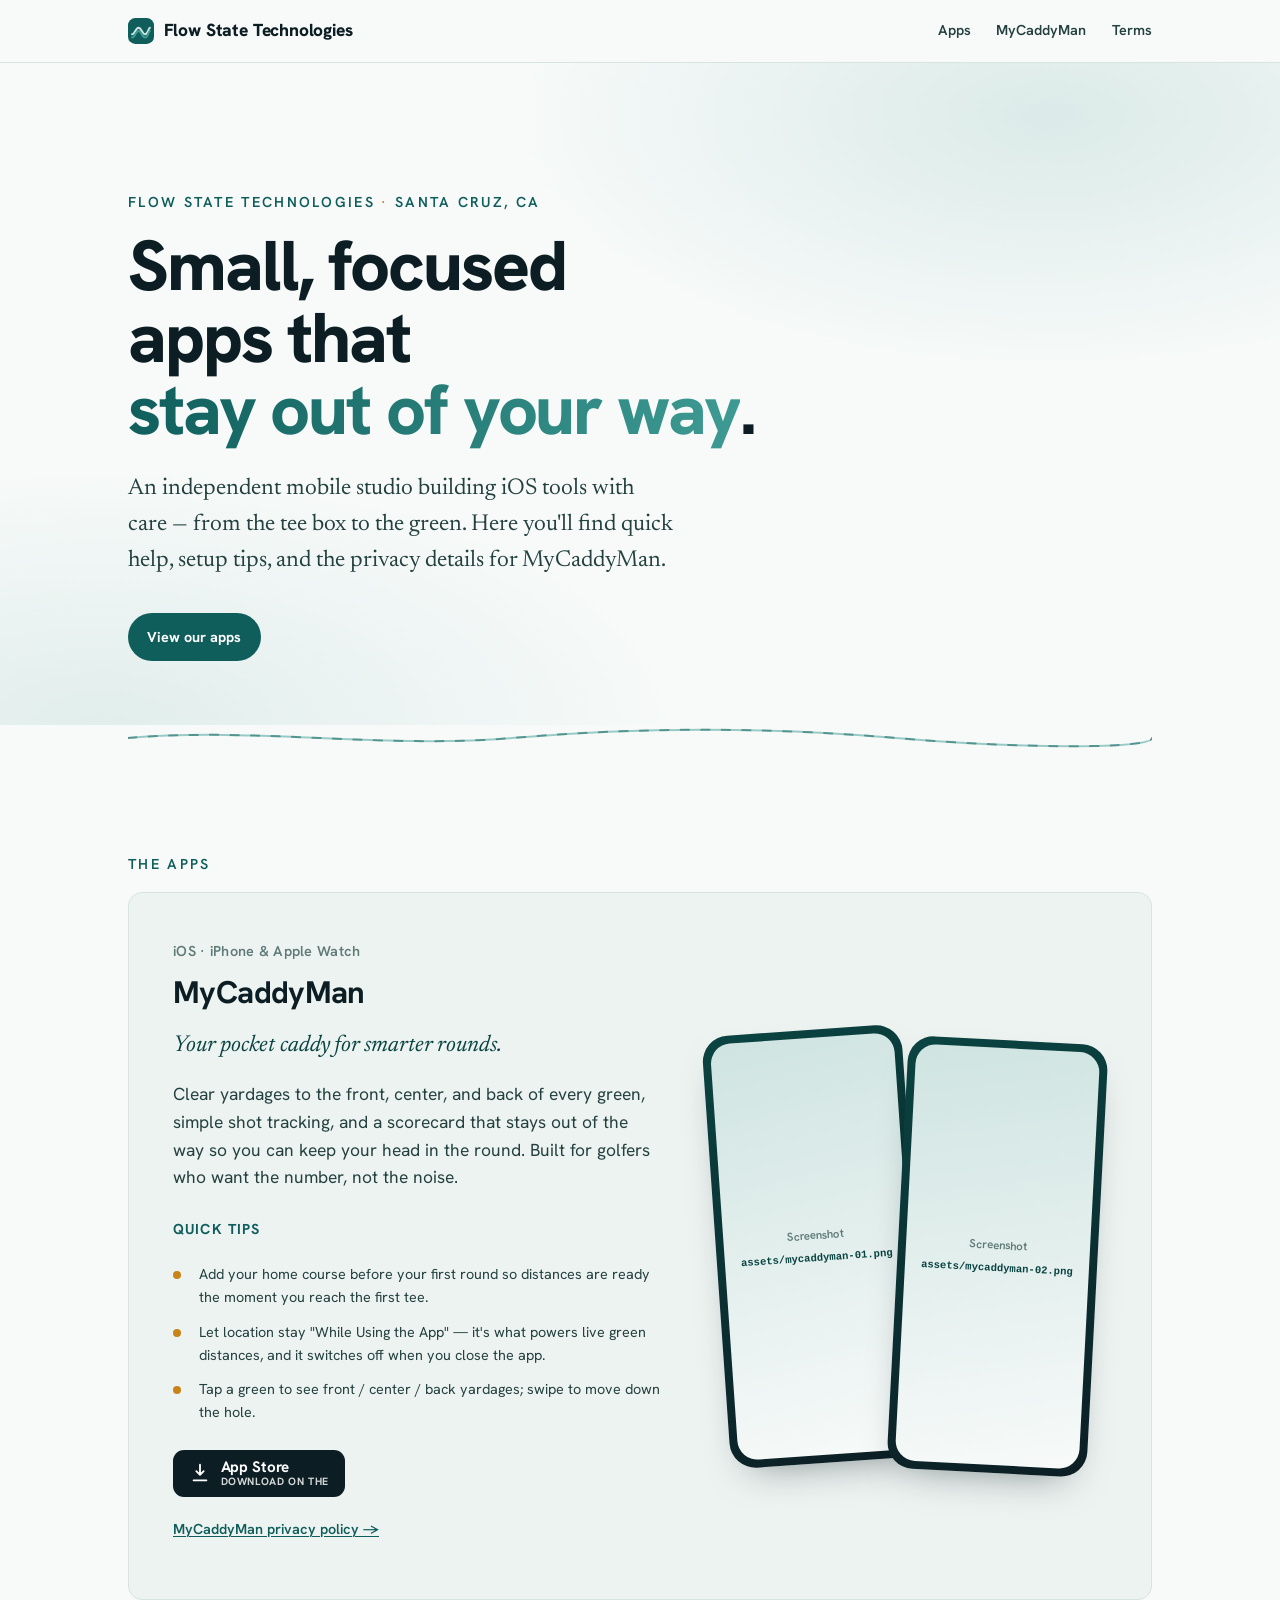
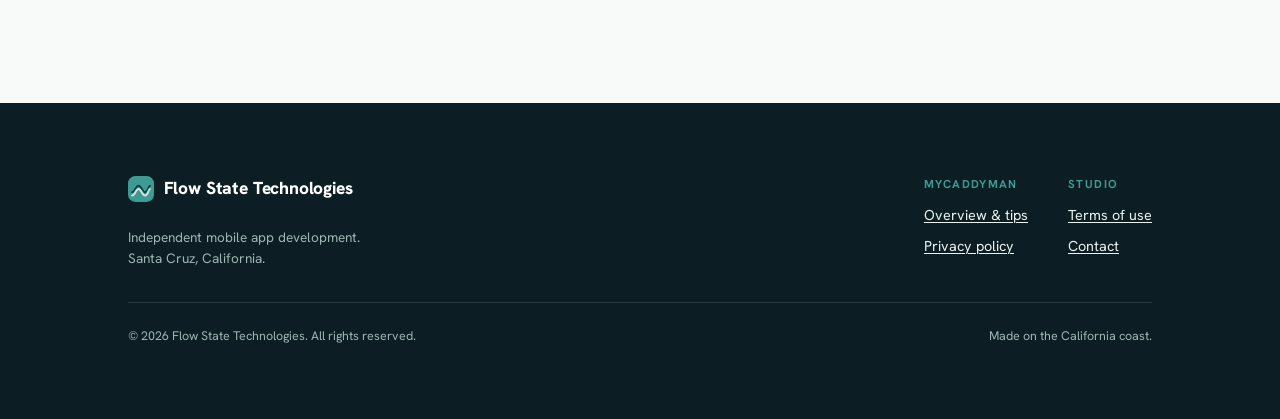
<file: index.html>
<!DOCTYPE html>
<html lang="en">
<head>
<meta charset="utf-8">
<meta name="viewport" content="width=device-width, initial-scale=1">
<title>Flow State Technologies — focused mobile apps</title>
<meta name="description" content="Flow State Technologies is an independent mobile studio in Santa Cruz, CA, building focused iOS apps. Find help, tips, and privacy details for MyCaddyMan.">
<link rel="canonical" href="https://flowstateconsulting.com/">
<link rel="preconnect" href="https://fonts.googleapis.com">
<link rel="preconnect" href="https://fonts.gstatic.com" crossorigin>
<link href="https://fonts.googleapis.com/css2?family=Hanken+Grotesk:wght@400;500;600;700;800&family=Newsreader:ital,opsz,wght@0,6..72,400;0,6..72,500;1,6..72,400&display=swap" rel="stylesheet">
<link rel="stylesheet" href="styles.css">
</head>
<body>

<header class="masthead">
  <div class="wrap">
    <a class="brand" href="./">
      <svg class="mark" viewBox="0 0 32 32" aria-hidden="true">
        <rect width="32" height="32" rx="9" fill="#0F5E5C"/>
        <path d="M5 20c4 0 4-8 8-8s4 8 8 8 4-8 6-8" fill="none" stroke="#CFE4E1" stroke-width="2.4" stroke-linecap="round"/>
        <path d="M5 24c4 0 4-8 8-8s4 8 8 8 4-8 6-8" fill="none" stroke="#3E9B93" stroke-width="2.4" stroke-linecap="round"/>
      </svg>
      Flow&nbsp;State&nbsp;Technologies
    </a>
    <nav class="navlinks" aria-label="Sections">
      <a href="#apps">Apps</a>
      <a href="#mycaddyman">MyCaddyMan</a>
      <a href="terms/">Terms</a>
    </nav>
  </div>
</header>

<main>
  <section class="hero">
    <div class="wrap">
      <p class="eyebrow">Flow State Technologies <span class="dot">·</span> Santa Cruz, CA</p>
      <h1>Small, focused apps that <span class="flow">stay out of your way</span>.</h1>
      <p class="lede">An independent mobile studio building iOS tools with care — from the tee box to the green. Here you'll find quick help, setup tips, and the privacy details for MyCaddyMan.</p>
      <div class="hero-actions">
        <a class="btn btn-primary" href="#apps">View our apps</a>
      </div>
    </div>
  </section>

    <div class="wrap" aria-hidden="true">
      <svg class="current" viewBox="0 0 1200 26" preserveAspectRatio="none">
        <path d="M0 13 C 150 2, 300 24, 450 13 S 750 2, 900 13 S 1200 24, 1200 13"/>
        <path class="lead" d="M0 13 C 150 2, 300 24, 450 13 S 750 2, 900 13 S 1200 24, 1200 13"/>
      </svg>
    </div>


    <section class="section" id="apps">
    <div class="wrap">
      <p class="eyebrow">The apps</p>
      <div class="apps">


        <!-- MyCaddyMan ---------------------------------------------------- -->
        <article class="appcard" id="mycaddyman">
          <div class="appcard-text">
            <span class="platform">iOS · iPhone &amp; Apple Watch</span>
            <h3>MyCaddyMan</h3>
            <p class="tagline">Your pocket caddy for smarter rounds.</p>
            <p class="body">Clear yardages to the front, center, and back of every green, simple shot tracking, and a scorecard that stays out of the way so you can keep your head in the round. Built for golfers who want the number, not the noise.</p>

            <p class="tips-label">Quick tips</p>
            <!-- EDIT: replace with tips that match MyCaddyMan's actual features -->
            <ul class="tips">
              <li>Add your home course before your first round so distances are ready the moment you reach the first tee.</li>
              <li>Let location stay "While Using the App" — it's what powers live green distances, and it switches off when you close the app.</li>
              <li>Tap a green to see front / center / back yardages; swipe to move down the hole.</li>
            </ul>

            <div class="store-row">
              <!-- EDIT: replace href with your real App Store URL (apps.apple.com/app/idXXXXXXXXX). -->
              <!-- EDIT: swap this button for Apple's official "Download on the App Store" badge — see assets/README.md -->
              <a class="store" href="#REPLACE_APP_STORE_URL" aria-label="Download MyCaddyMan on the App Store">
                <svg viewBox="0 0 24 24" aria-hidden="true" fill="#fff"><path d="M12 3v11m0 0 4-4m-4 4-4-4M5 20h14" stroke="#fff" stroke-width="2" fill="none" stroke-linecap="round" stroke-linejoin="round"/></svg>
                <b>App Store<span>Download on the</span></b>
              </a>
            </div>
            <p class="card-links"><a href="mycaddyman/privacy/">MyCaddyMan privacy policy →</a></p>
          </div>
          <div class="shots">
            <div class="phone tilt">
              <div class="screen">
                <!-- EDIT: replace this note with <img src="../assets/mycaddyman-01.png" alt="MyCaddyMan hole view"> -->
                <p class="ph-note">Screenshot<code>assets/mycaddyman-01.png</code></p>
              </div>
            </div>
            <div class="phone tilt two">
              <div class="screen">
                <p class="ph-note">Screenshot<code>assets/mycaddyman-02.png</code></p>
              </div>
            </div>
          </div>
        </article>

      </div>
    </div>
  </section>
</main>

<footer class="foot">
  <div class="wrap">
    <div class="foot-top">
      <div>
        <a class="brand" href="./">
          <svg class="mark" viewBox="0 0 32 32" aria-hidden="true">
            <rect width="32" height="32" rx="9" fill="#3E9B93"/>
            <path d="M5 20c4 0 4-8 8-8s4 8 8 8 4-8 6-8" fill="none" stroke="#0A4442" stroke-width="2.4" stroke-linecap="round"/>
            <path d="M5 24c4 0 4-8 8-8s4 8 8 8 4-8 6-8" fill="none" stroke="#CFE4E1" stroke-width="2.4" stroke-linecap="round"/>
          </svg>
          Flow&nbsp;State&nbsp;Technologies
        </a>
        <p style="max-width:32ch;margin:1rem 0 0;color:#9db6b2;font-size:0.85rem;">Independent mobile app development. Santa Cruz, California.</p>
      </div>
      <div class="sitemap">
        <div>
          <h4>MyCaddyMan</h4>
          <ul>
            <li><a href="#mycaddyman">Overview &amp; tips</a></li>
            <li><a href="mycaddyman/privacy/">Privacy policy</a></li>
          </ul>
        </div>
        <div>
          <h4>Studio</h4>
          <ul>
            <li><a href="terms/">Terms of use</a></li>
            <!-- EDIT: set your real contact address -->
            <li><a href="mailto:info@flowstateconsulting.com">Contact</a></li>
          </ul>
        </div>
      </div>
    </div>
    <div class="fine">
      <span>© <span id="yr">2026</span> Flow State Technologies. All rights reserved.</span>
      <span>Made on the California coast.</span>
    </div>
  </div>
</footer>

<script>
  document.getElementById('yr').textContent = new Date().getFullYear();
</script>
</body>
</html>
</file>
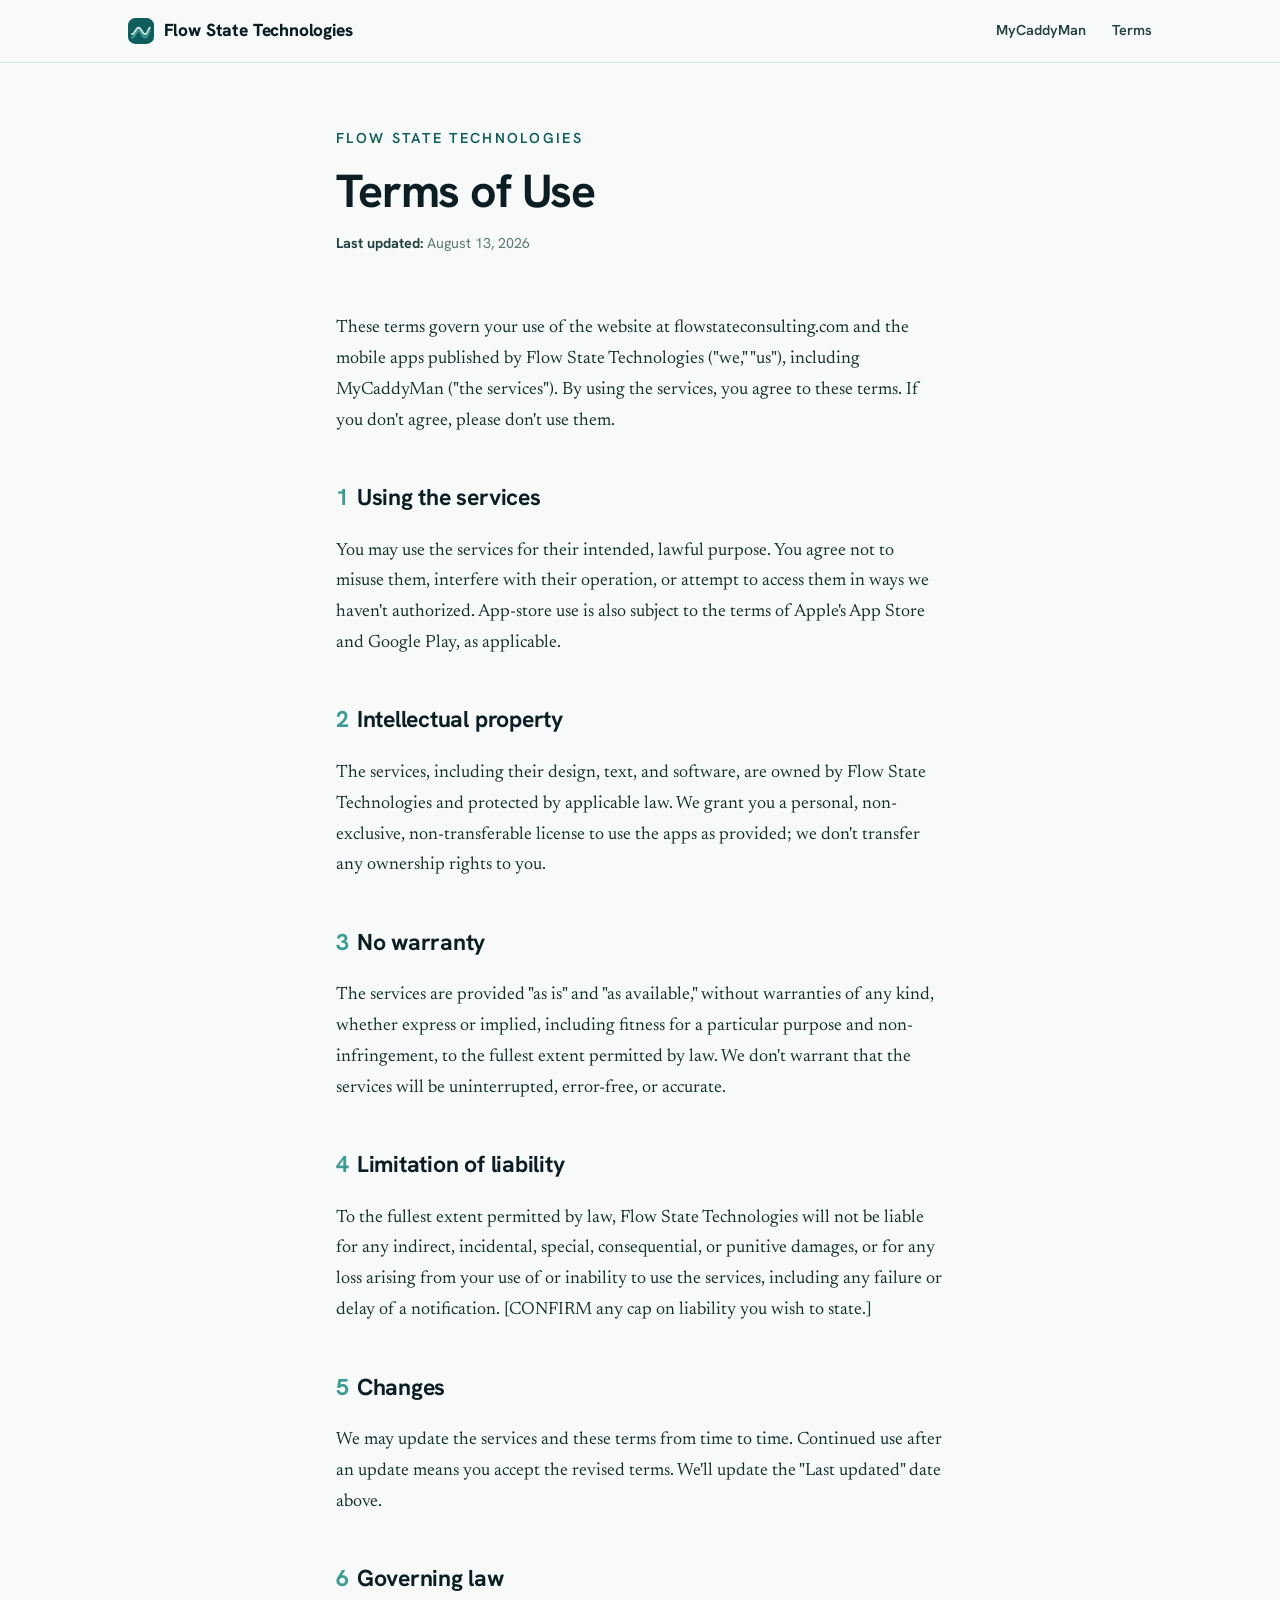
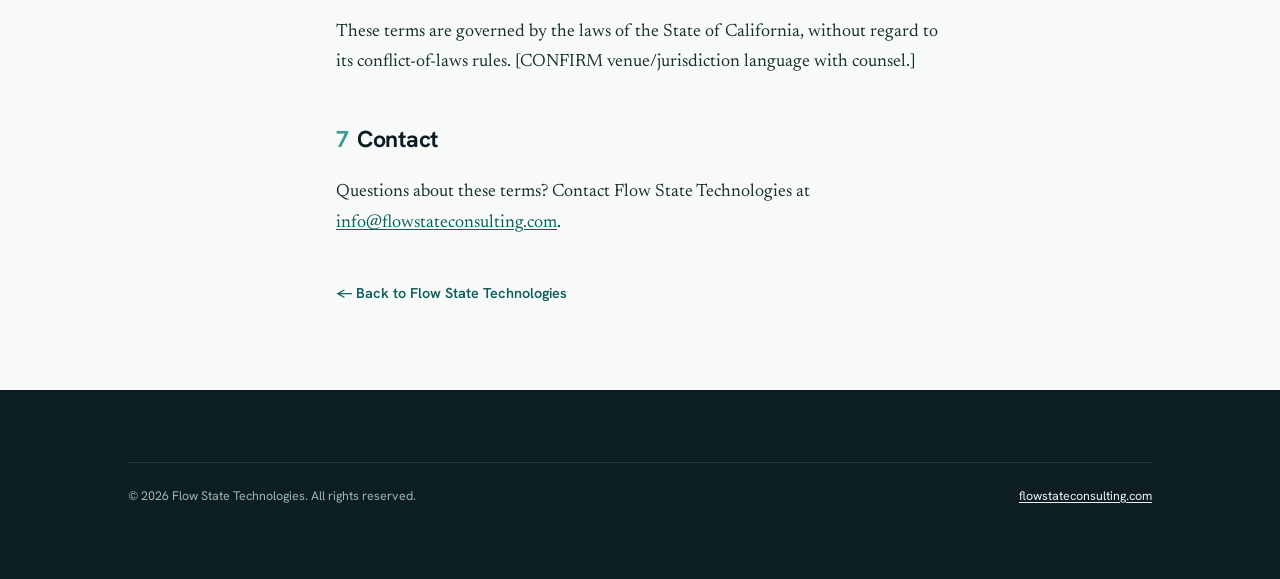
<file: terms/index.html>
<!DOCTYPE html>
<!--
  ============================================================================
  REVIEW BEFORE PUBLISHING. Starting draft, not legal advice.
  • Fill all [BRACKETED] items and confirm the governing-law / contact details.
  • Have a lawyer review before relying on this, especially the liability terms.
  ============================================================================
-->
<html lang="en">
<head>
<meta charset="utf-8">
<meta name="viewport" content="width=device-width, initial-scale=1">
<title>Terms of Use — Flow State Technologies</title>
<meta name="description" content="Terms of use for flowstateconsulting.com and the apps by Flow State Technologies.">
<link rel="canonical" href="https://flowstateconsulting.com/terms/">
<link rel="preconnect" href="https://fonts.googleapis.com">
<link rel="preconnect" href="https://fonts.gstatic.com" crossorigin>
<link href="https://fonts.googleapis.com/css2?family=Hanken+Grotesk:wght@400;500;600;700;800&family=Newsreader:ital,opsz,wght@0,6..72,400;0,6..72,500;1,6..72,400&display=swap" rel="stylesheet">
<link rel="stylesheet" href="../styles.css">
</head>
<body>

<header class="masthead">
  <div class="wrap">
    <a class="brand" href="../">
      <svg class="mark" viewBox="0 0 32 32" aria-hidden="true">
        <rect width="32" height="32" rx="9" fill="#0F5E5C"/>
        <path d="M5 20c4 0 4-8 8-8s4 8 8 8 4-8 6-8" fill="none" stroke="#CFE4E1" stroke-width="2.4" stroke-linecap="round"/>
        <path d="M5 24c4 0 4-8 8-8s4 8 8 8 4-8 6-8" fill="none" stroke="#3E9B93" stroke-width="2.4" stroke-linecap="round"/>
      </svg>
      Flow&nbsp;State&nbsp;Technologies
    </a>
    <nav class="navlinks" aria-label="Sections">
      <a href="../#mycaddyman">MyCaddyMan</a>
      <a href="../terms/">Terms</a>
    </nav>
  </div>
</header>

<main class="doc">
  <div class="doc-head">
    <p class="eyebrow">Flow State Technologies</p>
    <h1>Terms of Use</h1>
    <div class="doc-meta">
      <span><b>Last updated:</b> August 13, 2026</span>
    </div>
  </div>

  <div class="doc-body">
    <p>These terms govern your use of the website at flowstateconsulting.com and the mobile apps published by Flow State Technologies ("we," "us"), including MyCaddyMan ("the services"). By using the services, you agree to these terms. If you don't agree, please don't use them.</p>

    <h2 id="use"><span class="n">1</span>Using the services</h2>
    <p>You may use the services for their intended, lawful purpose. You agree not to misuse them, interfere with their operation, or attempt to access them in ways we haven't authorized. App-store use is also subject to the terms of Apple's App Store and Google Play, as applicable.</p>

    <h2 id="ip"><span class="n">2</span>Intellectual property</h2>
    <p>The services, including their design, text, and software, are owned by Flow State Technologies and protected by applicable law. We grant you a personal, non-exclusive, non-transferable license to use the apps as provided; we don't transfer any ownership rights to you.</p>

    <h2 id="warranty"><span class="n">3</span>No warranty</h2>
    <p>The services are provided "as is" and "as available," without warranties of any kind, whether express or implied, including fitness for a particular purpose and non-infringement, to the fullest extent permitted by law. We don't warrant that the services will be uninterrupted, error-free, or accurate.</p>

    <h2 id="liability"><span class="n">4</span>Limitation of liability</h2>
    <p>To the fullest extent permitted by law, Flow State Technologies will not be liable for any indirect, incidental, special, consequential, or punitive damages, or for any loss arising from your use of or inability to use the services, including any failure or delay of a notification. [CONFIRM any cap on liability you wish to state.]</p>

    <h2 id="changes"><span class="n">5</span>Changes</h2>
    <p>We may update the services and these terms from time to time. Continued use after an update means you accept the revised terms. We'll update the "Last updated" date above.</p>

    <h2 id="law"><span class="n">6</span>Governing law</h2>
    <p>These terms are governed by the laws of the State of California, without regard to its conflict-of-laws rules. [CONFIRM venue/jurisdiction language with counsel.]</p>

    <h2 id="contact"><span class="n">7</span>Contact</h2>
    <p>Questions about these terms? Contact Flow State Technologies at
      <!-- EDIT: set your real contact address -->
      <a href="mailto:info@flowstateconsulting.com">info@flowstateconsulting.com</a>.</p>

    <a class="backlink" href="../">← Back to Flow State Technologies</a>
  </div>
</main>

<footer class="foot">
  <div class="wrap">
    <div class="fine">
      <span>© <span id="yr">2026</span> Flow State Technologies. All rights reserved.</span>
      <span><a href="../">flowstateconsulting.com</a></span>
    </div>
  </div>
</footer>
<script>document.getElementById('yr').textContent = new Date().getFullYear();</script>
</body>
</html>
</file>
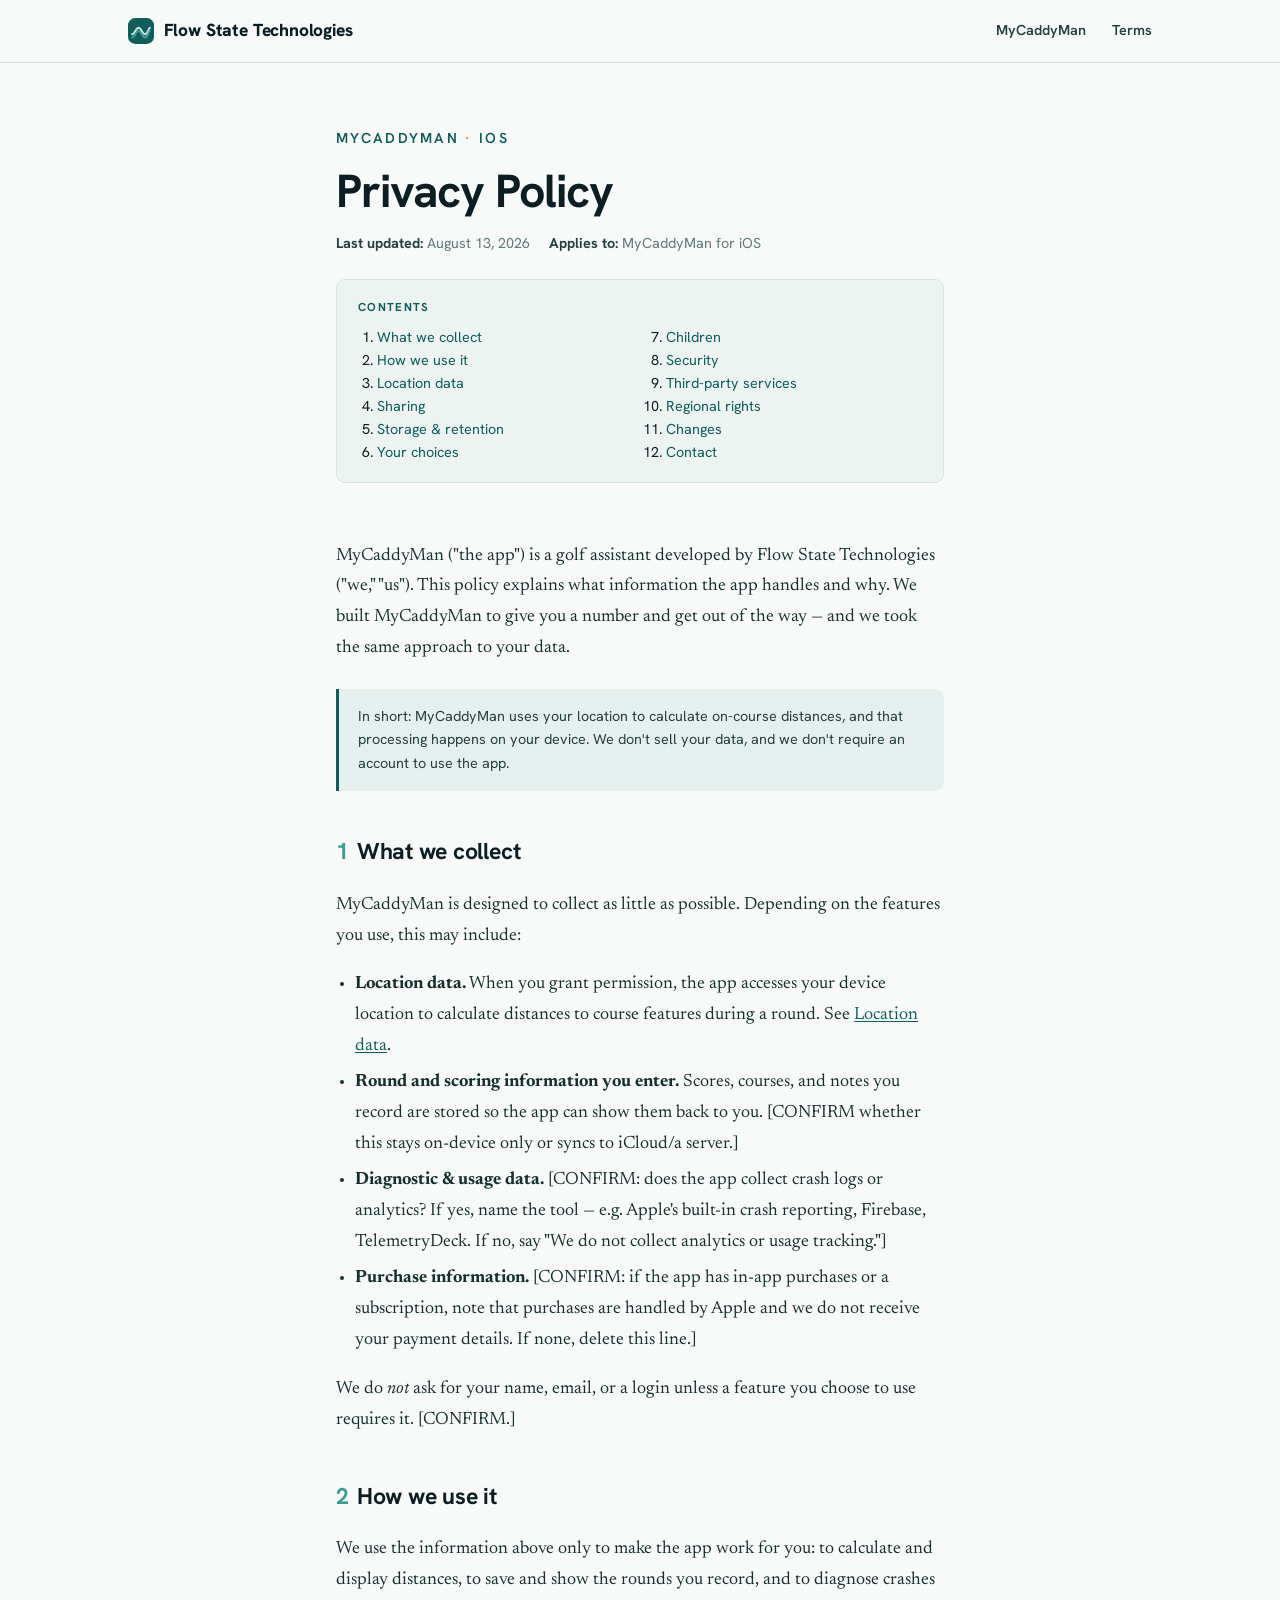
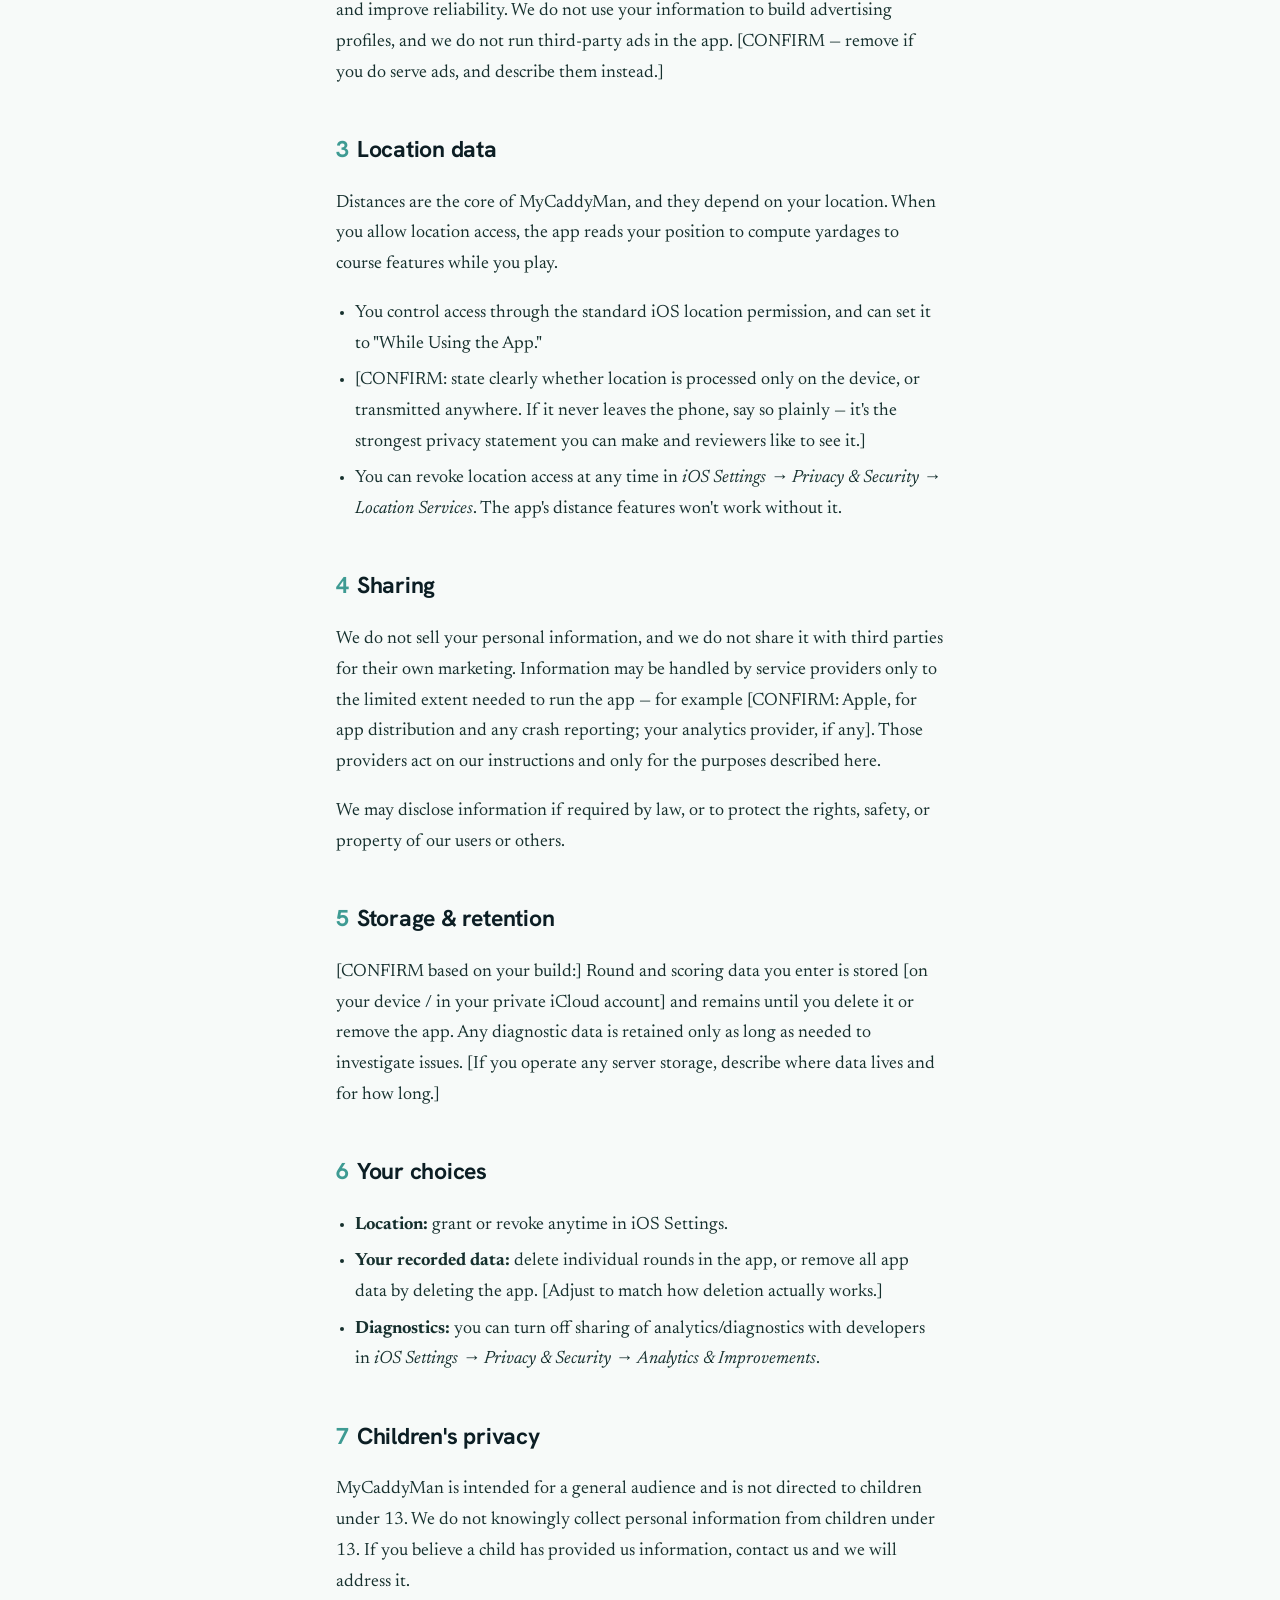
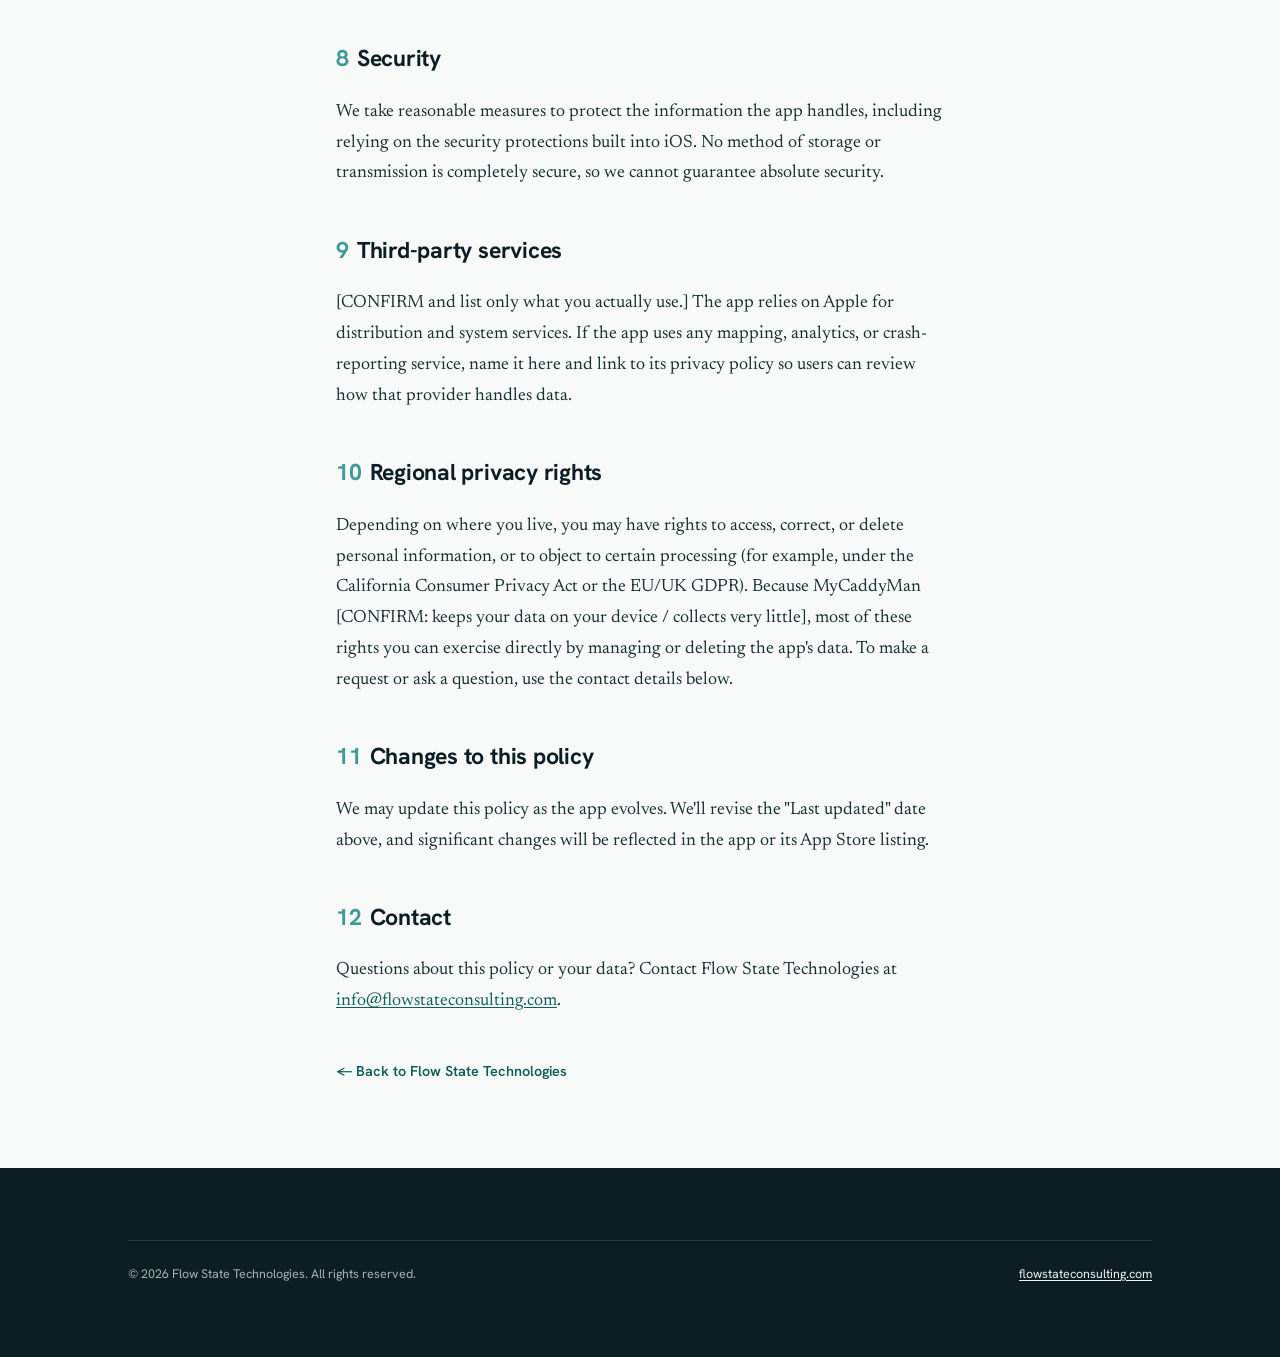
<file: mycaddyman/privacy/index.html>
<!DOCTYPE html>
<!--
  ============================================================================
  REVIEW BEFORE PUBLISHING. This is a starting draft, not legal advice.
  • Confirm EVERY statement below matches how MyCaddyMan actually handles data.
  • Fill in all [BRACKETED] items (dates, contact email, analytics SDKs, etc.).
  • Delete any section that doesn't apply; add anything specific to your build.
  • Apple checks this URL during App Review, and it must match your App Store
    Connect "App Privacy" (nutrition label) answers. Keep the two consistent.
  • If in doubt about legal sufficiency, have a lawyer review it.
  ============================================================================
-->
<html lang="en">
<head>
<meta charset="utf-8">
<meta name="viewport" content="width=device-width, initial-scale=1">
<title>MyCaddyMan Privacy Policy — Flow State Technologies</title>
<meta name="description" content="Privacy policy for the MyCaddyMan iOS app by Flow State Technologies.">
<link rel="canonical" href="https://flowstateconsulting.com/mycaddyman/privacy/">
<link rel="preconnect" href="https://fonts.googleapis.com">
<link rel="preconnect" href="https://fonts.gstatic.com" crossorigin>
<link href="https://fonts.googleapis.com/css2?family=Hanken+Grotesk:wght@400;500;600;700;800&family=Newsreader:ital,opsz,wght@0,6..72,400;0,6..72,500;1,6..72,400&display=swap" rel="stylesheet">
<link rel="stylesheet" href="../../styles.css">
</head>
<body>

<header class="masthead">
  <div class="wrap">
    <a class="brand" href="../../">
      <svg class="mark" viewBox="0 0 32 32" aria-hidden="true">
        <rect width="32" height="32" rx="9" fill="#0F5E5C"/>
        <path d="M5 20c4 0 4-8 8-8s4 8 8 8 4-8 6-8" fill="none" stroke="#CFE4E1" stroke-width="2.4" stroke-linecap="round"/>
        <path d="M5 24c4 0 4-8 8-8s4 8 8 8 4-8 6-8" fill="none" stroke="#3E9B93" stroke-width="2.4" stroke-linecap="round"/>
      </svg>
      Flow&nbsp;State&nbsp;Technologies
    </a>
    <nav class="navlinks" aria-label="Sections">
      <a href="../../#mycaddyman">MyCaddyMan</a>
      <a href="../../terms/">Terms</a>
    </nav>
  </div>
</header>

<main class="doc">
  <div class="doc-head">
    <p class="eyebrow">MyCaddyMan <span class="dot">·</span> iOS</p>
    <h1>Privacy Policy</h1>
    <div class="doc-meta">
      <span><b>Last updated:</b> August 13, 2026</span>
      <span><b>Applies to:</b> MyCaddyMan for iOS</span>
    </div>

    <nav class="toc" aria-label="Contents">
      <p>Contents</p>
      <ol>
        <li><a href="#collect">What we collect</a></li>
        <li><a href="#use">How we use it</a></li>
        <li><a href="#location">Location data</a></li>
        <li><a href="#share">Sharing</a></li>
        <li><a href="#storage">Storage &amp; retention</a></li>
        <li><a href="#choices">Your choices</a></li>
        <li><a href="#children">Children</a></li>
        <li><a href="#security">Security</a></li>
        <li><a href="#thirdparty">Third-party services</a></li>
        <li><a href="#rights">Regional rights</a></li>
        <li><a href="#changes">Changes</a></li>
        <li><a href="#contact">Contact</a></li>
      </ol>
    </nav>
  </div>

  <div class="doc-body">
    <p>MyCaddyMan ("the app") is a golf assistant developed by Flow State Technologies ("we," "us"). This policy explains what information the app handles and why. We built MyCaddyMan to give you a number and get out of the way — and we took the same approach to your data.</p>

    <div class="callout">
      <!-- EDIT: confirm this summary is accurate for your build before publishing. -->
      In short: MyCaddyMan uses your location to calculate on-course distances, and that processing happens on your device. We don't sell your data, and we don't require an account to use the app.
    </div>

    <h2 id="collect"><span class="n">1</span>What we collect</h2>
    <p>MyCaddyMan is designed to collect as little as possible. Depending on the features you use, this may include:</p>
    <ul>
      <li><strong>Location data.</strong> When you grant permission, the app accesses your device location to calculate distances to course features during a round. See <a href="#location">Location data</a>.</li>
      <li><strong>Round and scoring information you enter.</strong> Scores, courses, and notes you record are stored so the app can show them back to you. [CONFIRM whether this stays on-device only or syncs to iCloud/a server.]</li>
      <li><strong>Diagnostic &amp; usage data.</strong> [CONFIRM: does the app collect crash logs or analytics? If yes, name the tool — e.g. Apple's built-in crash reporting, Firebase, TelemetryDeck. If no, say "We do not collect analytics or usage tracking."]</li>
      <li><strong>Purchase information.</strong> [CONFIRM: if the app has in-app purchases or a subscription, note that purchases are handled by Apple and we do not receive your payment details. If none, delete this line.]</li>
    </ul>
    <p>We do <em>not</em> ask for your name, email, or a login unless a feature you choose to use requires it. [CONFIRM.]</p>

    <h2 id="use"><span class="n">2</span>How we use it</h2>
    <p>We use the information above only to make the app work for you: to calculate and display distances, to save and show the rounds you record, and to diagnose crashes and improve reliability. We do not use your information to build advertising profiles, and we do not run third-party ads in the app. [CONFIRM — remove if you do serve ads, and describe them instead.]</p>

    <h2 id="location"><span class="n">3</span>Location data</h2>
    <p>Distances are the core of MyCaddyMan, and they depend on your location. When you allow location access, the app reads your position to compute yardages to course features while you play.</p>
    <ul>
      <li>You control access through the standard iOS location permission, and can set it to "While Using the App."</li>
      <li>[CONFIRM: state clearly whether location is processed only on the device, or transmitted anywhere. If it never leaves the phone, say so plainly — it's the strongest privacy statement you can make and reviewers like to see it.]</li>
      <li>You can revoke location access at any time in <em>iOS Settings → Privacy &amp; Security → Location Services</em>. The app's distance features won't work without it.</li>
    </ul>

    <h2 id="share"><span class="n">4</span>Sharing</h2>
    <p>We do not sell your personal information, and we do not share it with third parties for their own marketing. Information may be handled by service providers only to the limited extent needed to run the app — for example [CONFIRM: Apple, for app distribution and any crash reporting; your analytics provider, if any]. Those providers act on our instructions and only for the purposes described here.</p>
    <p>We may disclose information if required by law, or to protect the rights, safety, or property of our users or others.</p>

    <h2 id="storage"><span class="n">5</span>Storage &amp; retention</h2>
    <p>[CONFIRM based on your build:] Round and scoring data you enter is stored [on your device / in your private iCloud account] and remains until you delete it or remove the app. Any diagnostic data is retained only as long as needed to investigate issues. [If you operate any server storage, describe where data lives and for how long.]</p>

    <h2 id="choices"><span class="n">6</span>Your choices</h2>
    <ul>
      <li><strong>Location:</strong> grant or revoke anytime in iOS Settings.</li>
      <li><strong>Your recorded data:</strong> delete individual rounds in the app, or remove all app data by deleting the app. [Adjust to match how deletion actually works.]</li>
      <li><strong>Diagnostics:</strong> you can turn off sharing of analytics/diagnostics with developers in <em>iOS Settings → Privacy &amp; Security → Analytics &amp; Improvements</em>.</li>
    </ul>

    <h2 id="children"><span class="n">7</span>Children's privacy</h2>
    <p>MyCaddyMan is intended for a general audience and is not directed to children under 13. We do not knowingly collect personal information from children under 13. If you believe a child has provided us information, contact us and we will address it.</p>

    <h2 id="security"><span class="n">8</span>Security</h2>
    <p>We take reasonable measures to protect the information the app handles, including relying on the security protections built into iOS. No method of storage or transmission is completely secure, so we cannot guarantee absolute security.</p>

    <h2 id="thirdparty"><span class="n">9</span>Third-party services</h2>
    <p>[CONFIRM and list only what you actually use.] The app relies on Apple for distribution and system services. If the app uses any mapping, analytics, or crash-reporting service, name it here and link to its privacy policy so users can review how that provider handles data.</p>

    <h2 id="rights"><span class="n">10</span>Regional privacy rights</h2>
    <p>Depending on where you live, you may have rights to access, correct, or delete personal information, or to object to certain processing (for example, under the California Consumer Privacy Act or the EU/UK GDPR). Because MyCaddyMan [CONFIRM: keeps your data on your device / collects very little], most of these rights you can exercise directly by managing or deleting the app's data. To make a request or ask a question, use the contact details below.</p>

    <h2 id="changes"><span class="n">11</span>Changes to this policy</h2>
    <p>We may update this policy as the app evolves. We'll revise the "Last updated" date above, and significant changes will be reflected in the app or its App Store listing.</p>

    <h2 id="contact"><span class="n">12</span>Contact</h2>
    <p>Questions about this policy or your data? Contact Flow State Technologies at
      <!-- EDIT: set your real support address -->
      <a href="mailto:info@flowstateconsulting.com">info@flowstateconsulting.com</a>.</p>

    <a class="backlink" href="../../">← Back to Flow State Technologies</a>
  </div>
</main>

<footer class="foot">
  <div class="wrap">
    <div class="fine">
      <span>© <span id="yr">2026</span> Flow State Technologies. All rights reserved.</span>
      <span><a href="../../">flowstateconsulting.com</a></span>
    </div>
  </div>
</footer>
<script>document.getElementById('yr').textContent = new Date().getFullYear();</script>
</body>
</html>
</file>
<file: styles.css>
/* ==========================================================================
   Flow State Technologies — shared styles
   Palette: Santa Cruz Pacific. Type: Hanken Grotesk (interface) + Newsreader
   (reading). Signature: a thin "current" line that threads the page together.
   One stylesheet drives the landing page and all legal/policy pages.
   ========================================================================== */

:root {
  /* Color */
  --ink:        #0C1E24;   /* deep pine-teal, near-black — primary text */
  --ink-2:      #24413F;   /* softer heading ink */
  --paper:      #F7FAF9;   /* cool mist — page background */
  --paper-2:    #EDF3F1;   /* raised surface */
  --tide:       #0F5E5C;   /* Pacific teal — brand / primary */
  --tide-deep:  #0A4442;
  --surf:       #3E9B93;   /* lighter teal — accents on dark, links hover */
  --surf-soft:  #CFE4E1;   /* faint water */
  --sand:       #C88418;   /* warm gold — used sparingly, the one warm note */
  --fog:        #5F7A77;   /* muted gray-green — secondary text, captions */
  --line:       #D8E4E1;   /* hairlines */

  /* Type */
  --display: "Hanken Grotesk", ui-sans-serif, system-ui, -apple-system, "Segoe UI", sans-serif;
  --read:    "Newsreader", ui-serif, Georgia, "Times New Roman", serif;

  /* Scale */
  --step--1: clamp(0.83rem, 0.8rem + 0.15vw, 0.9rem);
  --step-0:  clamp(1rem, 0.96rem + 0.2vw, 1.09rem);
  --step-1:  clamp(1.2rem, 1.12rem + 0.4vw, 1.45rem);
  --step-2:  clamp(1.5rem, 1.35rem + 0.75vw, 2rem);
  --step-3:  clamp(2rem, 1.7rem + 1.5vw, 3rem);
  --step-4:  clamp(2.6rem, 2rem + 3vw, 4.6rem);

  /* Space */
  --gutter: clamp(1.25rem, 5vw, 4rem);
  --measure: 46rem;
  --radius: 14px;
  --radius-sm: 9px;
}

/* Reset ------------------------------------------------------------------ */
*, *::before, *::after { box-sizing: border-box; }
html { -webkit-text-size-adjust: 100%; scroll-behavior: smooth; }
body {
  margin: 0;
  background: var(--paper);
  color: var(--ink);
  font-family: var(--display);
  font-size: var(--step-0);
  line-height: 1.6;
  -webkit-font-smoothing: antialiased;
  text-rendering: optimizeLegibility;
}
img { max-width: 100%; display: block; }
a { color: var(--tide); text-decoration-thickness: 1px; text-underline-offset: 2px; }
a:hover { color: var(--tide-deep); }
:focus-visible { outline: 2.5px solid var(--sand); outline-offset: 3px; border-radius: 3px; }

/* Layout helpers --------------------------------------------------------- */
.wrap { width: min(72rem, 100%); margin-inline: auto; padding-inline: var(--gutter); }
.section { padding-block: clamp(3.5rem, 8vw, 6.5rem); }
.eyebrow {
  font-size: var(--step--1);
  font-weight: 600;
  letter-spacing: 0.16em;
  text-transform: uppercase;
  color: var(--tide);
  margin: 0 0 1rem;
}
.eyebrow .dot { color: var(--sand); }

/* The signature "current" — a flowing line used as a section divider ------ */
.current { display: block; width: 100%; height: 26px; color: var(--surf); }
.current path { fill: none; stroke: currentColor; stroke-width: 2; stroke-linecap: round; opacity: 0.5; }
.current .lead { stroke: var(--tide); stroke-dasharray: 10 14; animation: drift 3.2s linear infinite; }
@keyframes drift { to { stroke-dashoffset: -48; } }

/* Header ----------------------------------------------------------------- */
.masthead {
  position: sticky; top: 0; z-index: 20;
  background: color-mix(in srgb, var(--paper) 88%, transparent);
  backdrop-filter: blur(8px);
  border-bottom: 1px solid var(--line);
}
.masthead .wrap { display: flex; align-items: center; justify-content: space-between; min-height: 62px; gap: 1rem; }
.brand { display: inline-flex; align-items: center; gap: 0.6rem; font-weight: 800; letter-spacing: -0.01em; color: var(--ink); text-decoration: none; }
.brand:hover { color: var(--ink); }
.mark { width: 26px; height: 26px; flex: none; }
.navlinks { display: flex; gap: clamp(0.9rem, 2vw, 1.6rem); font-size: var(--step--1); font-weight: 600; }
.navlinks a { color: var(--ink-2); text-decoration: none; }
.navlinks a:hover { color: var(--tide); }
@media (max-width: 34rem) { .navlinks { display: none; } }

/* Hero ------------------------------------------------------------------- */
.hero { position: relative; overflow: clip; }
.hero::before {
  content: ""; position: absolute; inset: 0; z-index: 0; pointer-events: none;
  background:
    radial-gradient(60% 55% at 82% 8%, color-mix(in srgb, var(--surf-soft) 70%, transparent), transparent 70%),
    radial-gradient(70% 60% at 8% 100%, color-mix(in srgb, var(--surf-soft) 55%, transparent), transparent 65%);
}
.hero .wrap { position: relative; z-index: 1; padding-block: clamp(4rem, 11vw, 8rem) clamp(2.5rem, 6vw, 4rem); }
.hero h1 {
  font-size: var(--step-4);
  line-height: 1.02;
  letter-spacing: -0.03em;
  font-weight: 800;
  max-width: 15ch;
  margin: 0.4rem 0 0;
  color: var(--ink);
}
.hero h1 .flow {
  position: relative; white-space: nowrap;
  background: linear-gradient(100deg, var(--tide), var(--surf));
  -webkit-background-clip: text; background-clip: text; color: transparent;
}
.hero .lede {
  font-family: var(--read);
  font-size: var(--step-1);
  line-height: 1.55;
  color: var(--ink-2);
  max-width: 42ch;
  margin: 1.6rem 0 0;
}
.hero-actions { display: flex; flex-wrap: wrap; gap: 0.8rem; margin-top: 2.2rem; }

/* Buttons ---------------------------------------------------------------- */
.btn {
  display: inline-flex; align-items: center; gap: 0.5rem;
  font: inherit; font-weight: 700; font-size: var(--step--1);
  padding: 0.7rem 1.15rem; border-radius: 999px;
  text-decoration: none; cursor: pointer; border: 1.5px solid transparent;
  transition: transform 0.12s ease, background 0.15s ease, border-color 0.15s ease;
}
.btn:active { transform: translateY(1px); }
.btn-primary { background: var(--tide); color: #fff; }
.btn-primary:hover { background: var(--tide-deep); color: #fff; }
.btn-ghost { background: transparent; color: var(--ink); border-color: var(--line); }
.btn-ghost:hover { border-color: var(--tide); color: var(--tide); }

/* App cards -------------------------------------------------------------- */
.apps { display: grid; gap: clamp(1.5rem, 4vw, 2.5rem); }
.appcard {
  display: grid; gap: clamp(1.5rem, 4vw, 2.8rem); align-items: center;
  grid-template-columns: 1fr;
  background: var(--paper-2);
  border: 1px solid var(--line);
  border-radius: var(--radius);
  padding: clamp(1.5rem, 4vw, 2.75rem);
}
@media (min-width: 52rem) {
  .appcard { grid-template-columns: 1.1fr 0.9fr; }
  .appcard.flip .shots { order: -1; }
}
.appcard h3 { font-size: var(--step-2); letter-spacing: -0.02em; margin: 0.2rem 0 0; color: var(--ink); }
.appcard .platform { font-size: var(--step--1); font-weight: 600; color: var(--fog); letter-spacing: 0.02em; }
.appcard .tagline { font-family: var(--read); font-size: var(--step-1); color: var(--tide-deep); margin: 0.6rem 0 0; font-style: italic; }
.appcard p.body { color: var(--ink-2); margin: 1rem 0 0; }

.tips { margin: 1.4rem 0 0; padding: 0; list-style: none; display: grid; gap: 0.7rem; }
.tips li { position: relative; padding-left: 1.6rem; font-size: var(--step--1); color: var(--ink-2); }
.tips li::before {
  content: ""; position: absolute; left: 0; top: 0.55em;
  width: 8px; height: 8px; border-radius: 50%;
  background: var(--sand);
}
.tips-label { font-size: var(--step--1); font-weight: 700; letter-spacing: 0.08em; text-transform: uppercase; color: var(--tide); margin: 1.6rem 0 0; }

.store-row { display: flex; flex-wrap: wrap; gap: 0.7rem; margin-top: 1.6rem; }
.store {
  display: inline-flex; align-items: center; gap: 0.6rem;
  padding: 0.6rem 1rem; border-radius: 11px;
  background: var(--ink); color: #fff; text-decoration: none;
  font-size: 0.8rem; line-height: 1.1;
}
.store:hover { background: var(--tide-deep); color: #fff; }
.store svg { width: 22px; height: 22px; flex: none; }
.store b { display: block; font-size: 0.95rem; font-weight: 700; letter-spacing: -0.01em; }
.store span { display: block; font-size: 0.66rem; opacity: 0.82; text-transform: uppercase; letter-spacing: 0.06em; }
.card-links { margin-top: 1.3rem; font-size: var(--step--1); }
.card-links a { font-weight: 600; line-height: 1.5; }

/* Beta promotion section -------------------------------------------------- */
.section-beta {
  background: var(--paper-2);
  border-bottom: 1px solid var(--line);
  padding-block: clamp(3rem, 6vw, 5rem);
}
.beta-promo {
  max-width: var(--measure);
}
.beta-promo h2 {
  font-size: var(--step-2);
  color: var(--ink);
  margin: 0.5rem 0 1rem;
}
.beta-promo p {
  font-family: var(--read);
  font-size: var(--step-1);
  color: var(--ink-2);
  margin-bottom: 1.5rem;
}
.beta-promo-actions {
  display: flex;
  flex-wrap: wrap;
  gap: 1rem;
}

/* Beta gating and links -------------------------------------------------- */
.beta-links {
  margin-top: 2rem;
  padding-top: 2rem;
  border-top: 1px solid var(--line);
  text-align: center;
}
.nda-gate p {
  font-size: var(--step--1);
  color: var(--ink-2);
  margin-bottom: 1.2rem;
}
.beta-revealed {
  display: grid;
  gap: 1.2rem;
  justify-items: center;
}
.beta-revealed a {
  font-size: var(--step-1);
  font-weight: 700;
  text-decoration: none;
  color: var(--tide);
  transition: color 0.15s ease;
}
.beta-revealed a:hover {
  color: var(--tide-deep);
  text-decoration: underline;
}

/* Phone / screenshot placeholders ---------------------------------------- */
.shots { display: flex; gap: 1rem; justify-content: center; }
.phone {
  width: min(200px, 44vw); aspect-ratio: 9 / 19.5; flex: none;
  border-radius: 26px; padding: 8px;
  background: linear-gradient(160deg, var(--tide-deep), var(--ink));
  box-shadow: 0 18px 40px -22px rgba(12,30,36,0.55);
}
.phone .screen {
  height: 100%; border-radius: 20px; overflow: hidden;
  background: linear-gradient(170deg, var(--surf-soft), var(--paper));
  display: grid; place-content: center; text-align: center; padding: 1rem;
}
.phone .screen img { height: 100%; width: 100%; object-fit: cover; border-radius: inherit; }
.phone .ph-note { font-size: 0.72rem; color: var(--fog); font-weight: 600; line-height: 1.4; }
.phone .ph-note code { display: block; margin-top: 0.5rem; font-size: 0.66rem; color: var(--tide-deep); word-break: break-all; }
.phone.tilt { transform: rotate(-4deg); }
.phone.tilt.two { transform: rotate(3deg) translateY(10px); margin-left: -34px; }
@media (max-width: 32rem) { .phone.tilt, .phone.tilt.two { transform: none; margin-left: 0; } .shots { flex-direction: column; align-items: center; } }

/* Footer ----------------------------------------------------------------- */
.foot { background: var(--ink); color: #cfdedb; }
.foot .wrap { padding-block: clamp(3rem, 7vw, 4.5rem); display: grid; gap: 2rem; }
.foot a { color: #eaf3f1; }
.foot a:hover { color: #fff; }
.foot-top { display: flex; flex-wrap: wrap; justify-content: space-between; gap: 2rem; }
.foot .brand { color: #fff; }
.foot .sitemap { display: flex; flex-wrap: wrap; gap: 2.5rem; font-size: var(--step--1); }
.foot .sitemap h4 { font-size: 0.72rem; text-transform: uppercase; letter-spacing: 0.12em; color: var(--surf); margin: 0 0 0.7rem; }
.foot .sitemap ul { list-style: none; margin: 0; padding: 0; display: grid; gap: 0.45rem; }
.foot .fine { border-top: 1px solid rgba(255,255,255,0.12); padding-top: 1.5rem; font-size: 0.78rem; color: #9db6b2; display: flex; flex-wrap: wrap; justify-content: space-between; gap: 0.75rem; }

/* ==========================================================================
   Legal / policy document pages
   ========================================================================== */
.doc { width: min(var(--measure), 100%); margin-inline: auto; padding-inline: var(--gutter); }
.doc-head { padding-block: clamp(2.5rem, 6vw, 4rem) 1.5rem; }
.doc-head h1 { font-size: var(--step-3); letter-spacing: -0.025em; line-height: 1.08; margin: 0.6rem 0 0; color: var(--ink); }
.doc-meta { font-size: var(--step--1); color: var(--fog); margin-top: 1rem; display: flex; flex-wrap: wrap; gap: 0.4rem 1.2rem; }
.doc-meta b { color: var(--ink-2); font-weight: 700; }

.toc { background: var(--paper-2); border: 1px solid var(--line); border-radius: var(--radius-sm); padding: 1.1rem 1.3rem; margin: 1.5rem 0 0; }
.toc p { margin: 0 0 0.6rem; font-size: 0.72rem; text-transform: uppercase; letter-spacing: 0.12em; font-weight: 700; color: var(--tide); }
.toc ol { margin: 0; padding-left: 1.2rem; columns: 2; column-gap: 2rem; font-size: var(--step--1); }
@media (max-width: 34rem) { .toc ol { columns: 1; } }
.toc a { text-decoration: none; }
.toc a:hover { text-decoration: underline; }

.doc-body { font-family: var(--read); font-size: 1.12rem; line-height: 1.72; color: #16302e; padding-block: 1rem clamp(3rem, 7vw, 5rem); }
.doc-body h2 { font-family: var(--display); font-size: var(--step-1); letter-spacing: -0.01em; color: var(--ink); margin: 2.6rem 0 0.6rem; scroll-margin-top: 80px; }
.doc-body h2 .n { color: var(--surf); font-weight: 700; margin-right: 0.5rem; }
.doc-body h3 { font-family: var(--display); font-size: var(--step-0); font-weight: 700; color: var(--ink-2); margin: 1.6rem 0 0.3rem; }
.doc-body p, .doc-body li { max-width: 68ch; }
.doc-body ul { padding-left: 1.2rem; }
.doc-body li { margin: 0.35rem 0; }
.doc-body a { color: var(--tide); }
.callout {
  font-family: var(--display); font-size: var(--step--1); line-height: 1.6;
  background: color-mix(in srgb, var(--surf-soft) 45%, var(--paper));
  border-left: 3px solid var(--tide);
  border-radius: 0 var(--radius-sm) var(--radius-sm) 0;
  padding: 1rem 1.2rem; margin: 1.6rem 0; color: var(--ink-2);
}
.stamp { font-family: var(--display); font-size: 0.8rem; color: var(--fog); }

.backlink { display: inline-flex; align-items: center; gap: 0.4rem; font-family: var(--display); font-size: var(--step--1); font-weight: 600; text-decoration: none; color: var(--tide); padding-top: 1.5rem; }
.backlink:hover { gap: 0.6rem; }

/* Reduced motion --------------------------------------------------------- */
@media (prefers-reduced-motion: reduce) {
  html { scroll-behavior: auto; }
  .current .lead { animation: none; }
  .btn, .backlink { transition: none; }
}
</file>
